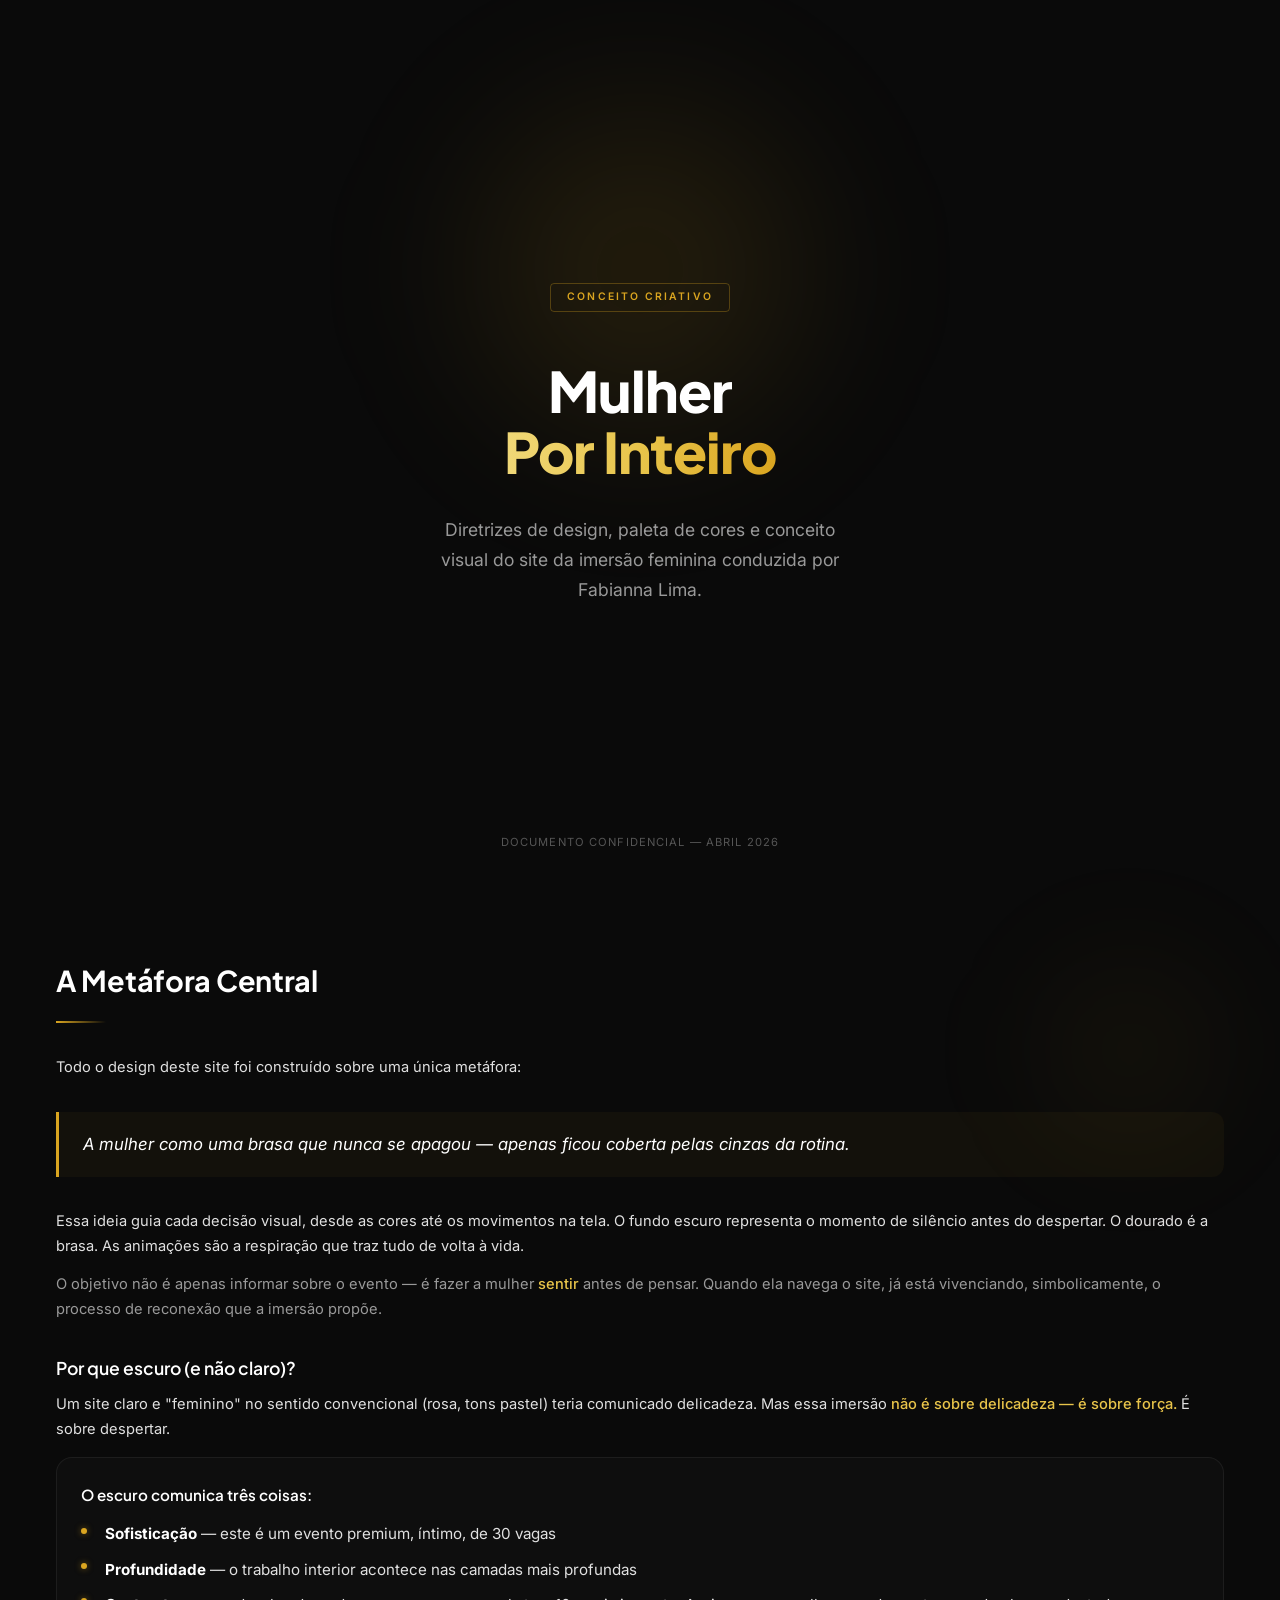
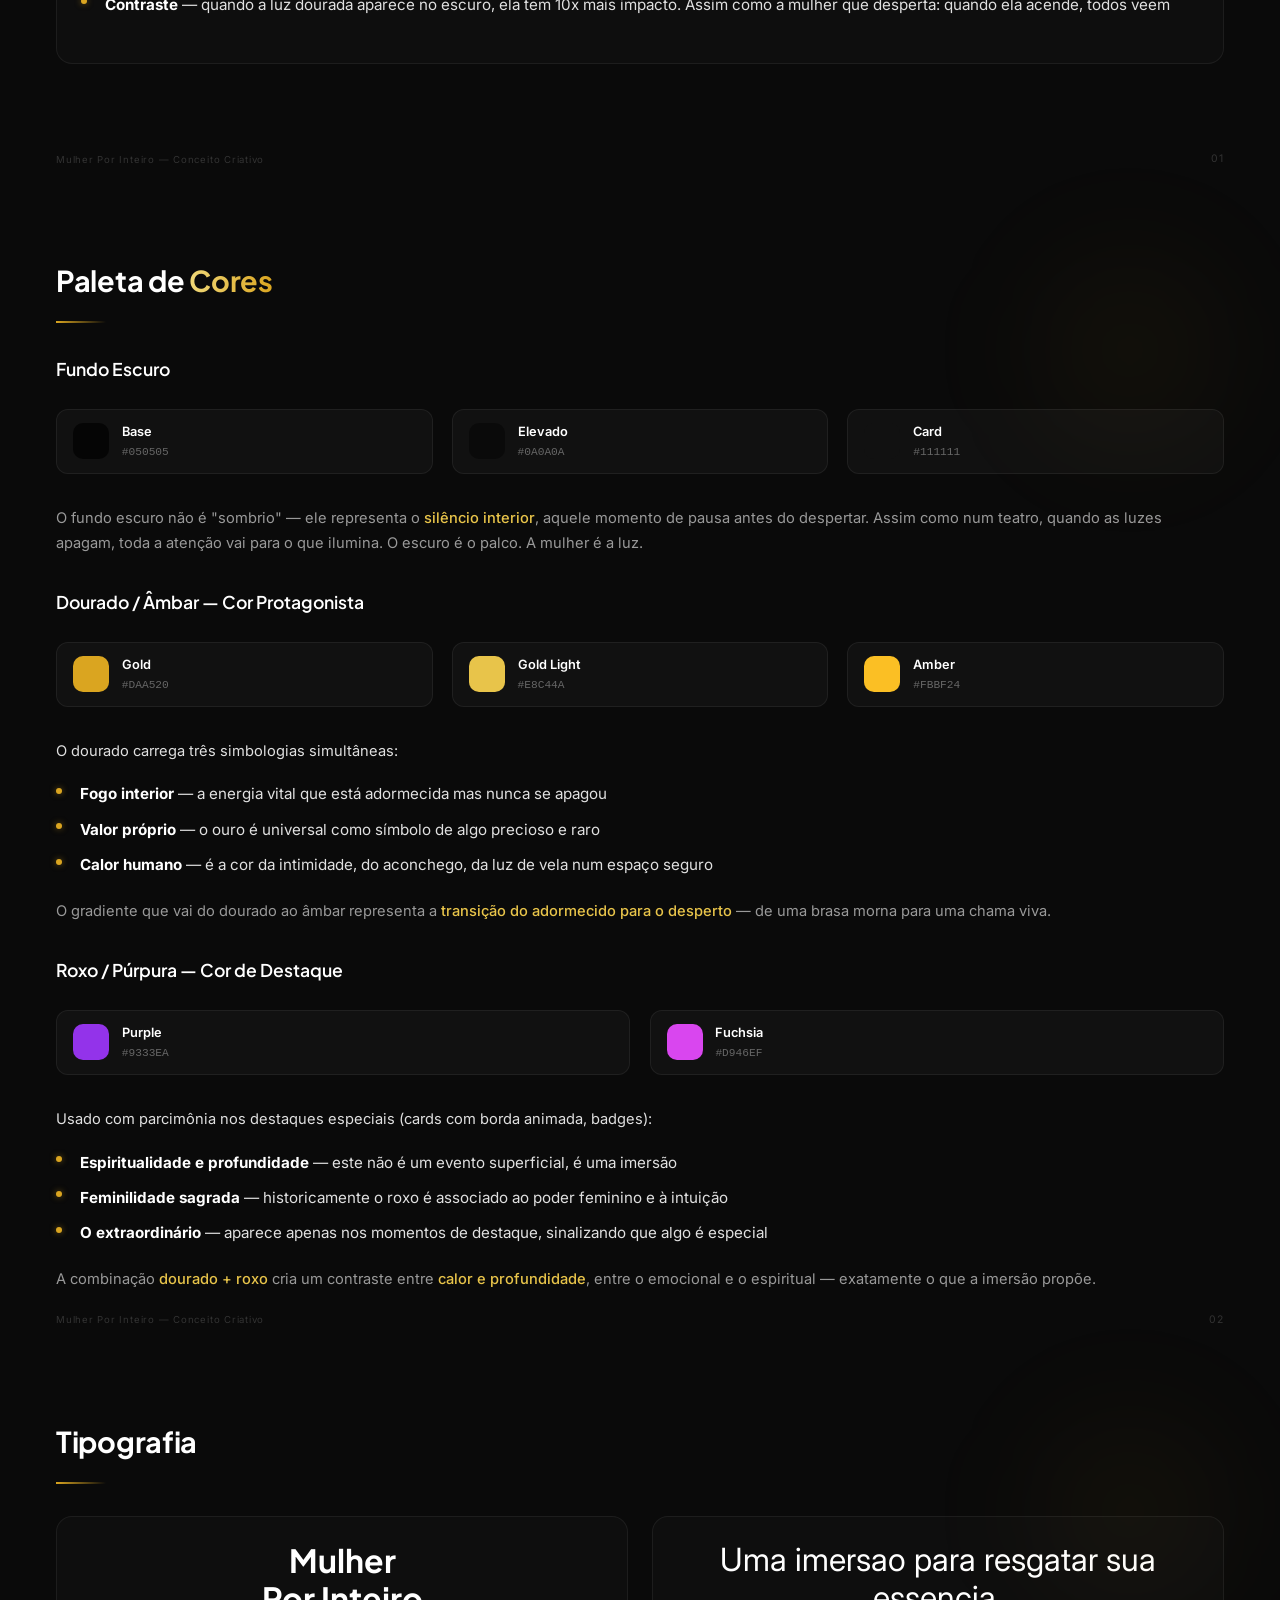
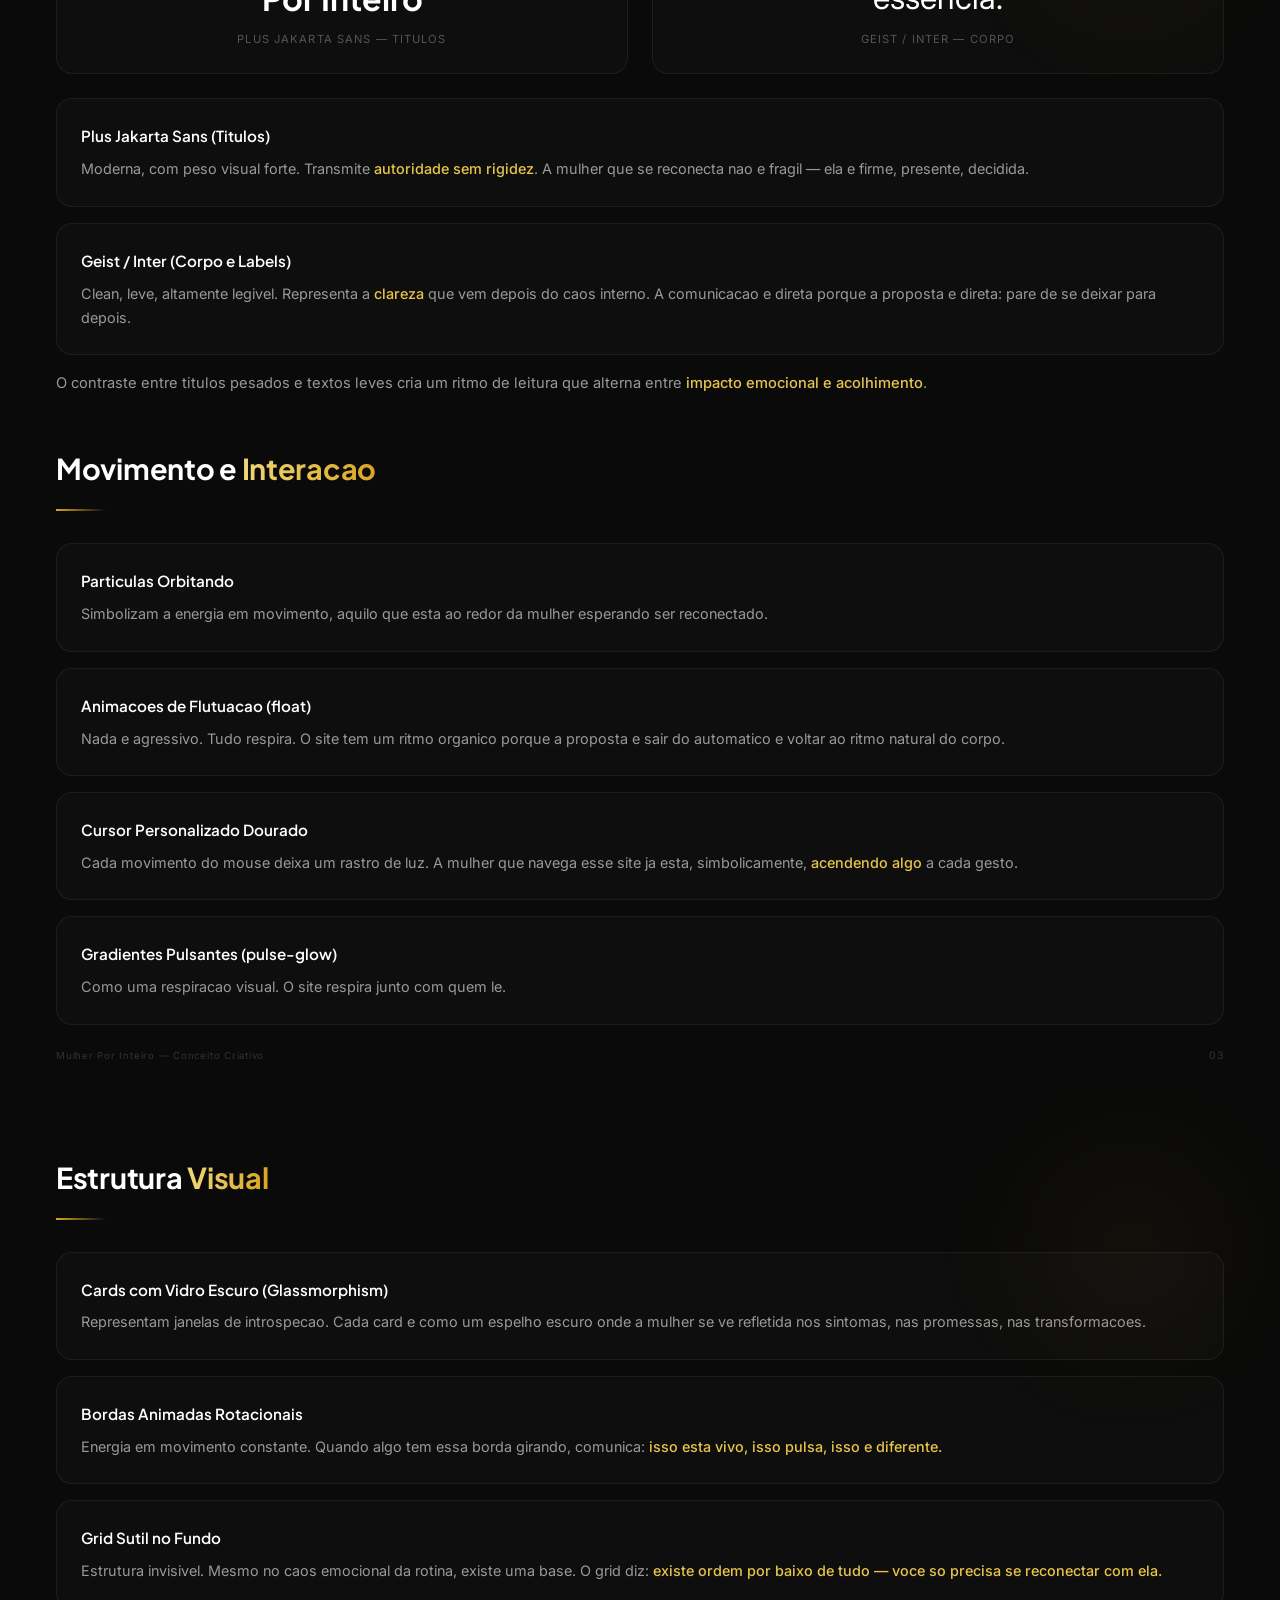
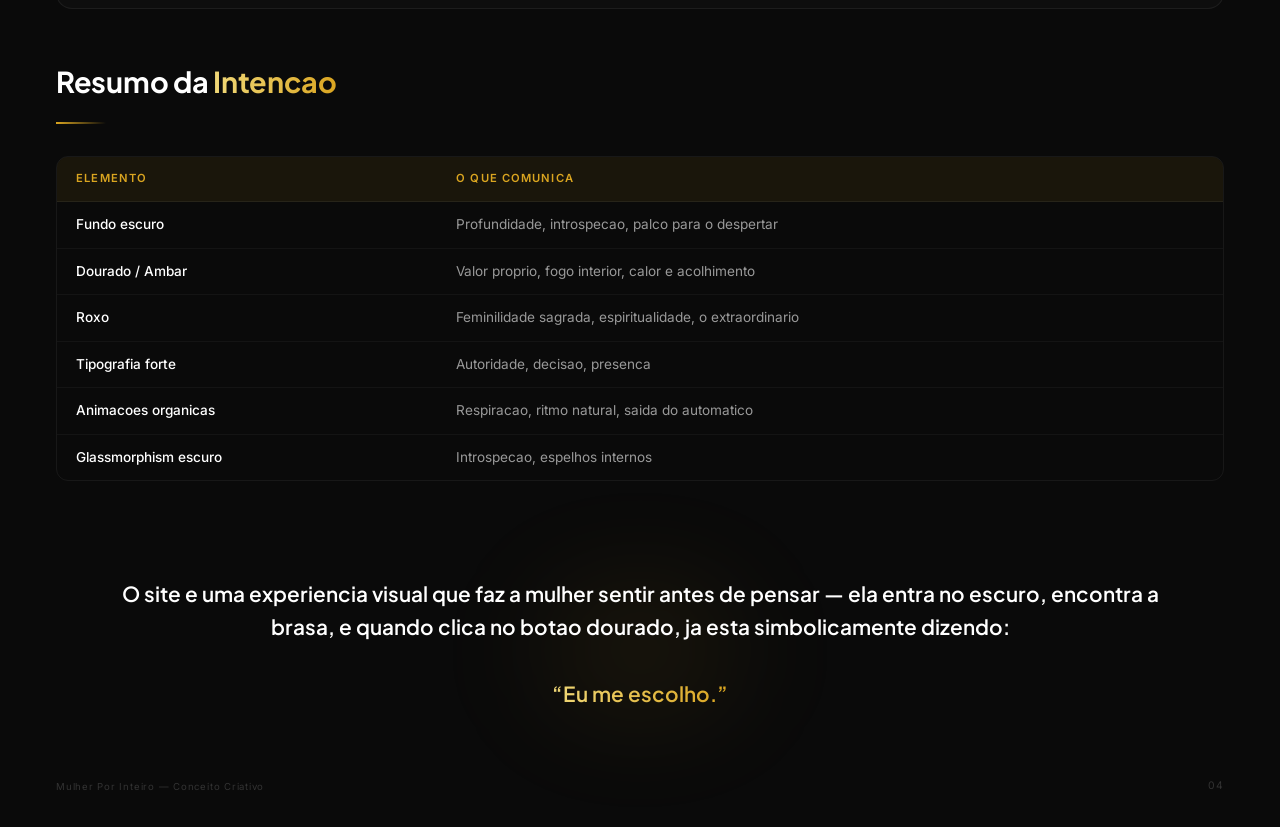
<file: docs/conceito-criativo.html>
<!DOCTYPE html>
<html lang="pt-BR">
<head>
  <meta charset="UTF-8">
  <title>Conceito Criativo — Mulher Por Inteiro</title>
  <style>
    @import url('https://fonts.googleapis.com/css2?family=Plus+Jakarta+Sans:wght@300;400;500;600;700;800&family=Inter:wght@300;400;500;600;700&display=swap');

    :root {
      --gold: #DAA520;
      --gold-light: #E8C44A;
      --purple: #9333EA;
      --bg: #0a0a0a;
      --card: #111111;
      --text: #e0e0e0;
      --text-dim: #999;
    }

    * { margin: 0; padding: 0; box-sizing: border-box; }

    @page {
      size: A4;
      margin: 0;
    }

    body {
      font-family: 'Inter', sans-serif;
      background: var(--bg);
      color: var(--text);
      line-height: 1.7;
      font-size: 11pt;
    }

    /* ---- COVER ---- */
    .cover {
      height: 100vh;
      display: flex;
      flex-direction: column;
      justify-content: center;
      align-items: center;
      text-align: center;
      padding: 4rem 3rem;
      position: relative;
      overflow: hidden;
      page-break-after: always;
    }

    .cover::before {
      content: '';
      position: absolute;
      top: 30%;
      left: 50%;
      transform: translate(-50%, -50%);
      width: 500px;
      height: 500px;
      background: radial-gradient(circle, rgba(218,165,32,0.15) 0%, transparent 70%);
      border-radius: 50%;
      filter: blur(60px);
    }

    .cover-label {
      font-size: 0.65rem;
      font-weight: 600;
      letter-spacing: 0.2em;
      text-transform: uppercase;
      color: var(--gold);
      border: 1px solid rgba(218,165,32,0.3);
      padding: 0.3rem 1rem;
      border-radius: 4px;
      margin-bottom: 3rem;
      position: relative;
    }

    .cover h1 {
      font-family: 'Plus Jakarta Sans', sans-serif;
      font-size: 3.5rem;
      font-weight: 800;
      letter-spacing: -0.02em;
      line-height: 1.1;
      color: white;
      margin-bottom: 0.5rem;
      position: relative;
    }

    .cover h1 span {
      background: linear-gradient(90deg, #F0D878, #E8C44A, #DAA520);
      -webkit-background-clip: text;
      background-clip: text;
      -webkit-text-fill-color: transparent;
    }

    .cover-subtitle {
      font-size: 1.1rem;
      color: var(--text-dim);
      max-width: 400px;
      margin-top: 1.5rem;
      position: relative;
    }

    .cover-footer {
      position: absolute;
      bottom: 3rem;
      font-size: 0.7rem;
      color: #555;
      letter-spacing: 0.1em;
      text-transform: uppercase;
    }

    /* ---- PAGES ---- */
    .page {
      padding: 3.5rem 3.5rem;
      page-break-before: always;
      min-height: 100vh;
      position: relative;
    }

    .page::before {
      content: '';
      position: absolute;
      top: 0;
      right: 0;
      width: 300px;
      height: 300px;
      background: radial-gradient(circle, rgba(218,165,32,0.06) 0%, transparent 70%);
      border-radius: 50%;
      filter: blur(50px);
      pointer-events: none;
    }

    h2 {
      font-family: 'Plus Jakarta Sans', sans-serif;
      font-size: 1.8rem;
      font-weight: 700;
      color: white;
      margin-bottom: 0.3rem;
      letter-spacing: -0.01em;
    }

    h2 .accent {
      background: linear-gradient(90deg, #F0D878, #DAA520);
      -webkit-background-clip: text;
      background-clip: text;
      -webkit-text-fill-color: transparent;
    }

    .section-line {
      width: 50px;
      height: 2px;
      background: linear-gradient(90deg, var(--gold), transparent);
      margin: 1rem 0 2rem;
    }

    h3 {
      font-family: 'Plus Jakarta Sans', sans-serif;
      font-size: 1.1rem;
      font-weight: 600;
      color: white;
      margin: 2rem 0 0.5rem;
    }

    p {
      margin-bottom: 0.8rem;
      color: var(--text);
    }

    .dim { color: var(--text-dim); }

    em.gold {
      font-style: normal;
      color: var(--gold-light);
      font-weight: 500;
    }

    em.purple {
      font-style: normal;
      color: #c084fc;
      font-weight: 500;
    }

    /* ---- COLOR SWATCHES ---- */
    .swatches {
      display: flex;
      gap: 1.2rem;
      margin: 1.5rem 0 2rem;
      flex-wrap: wrap;
    }

    .swatch {
      display: flex;
      align-items: center;
      gap: 0.8rem;
      background: rgba(255,255,255,0.03);
      border: 1px solid rgba(255,255,255,0.06);
      border-radius: 12px;
      padding: 0.7rem 1rem;
      flex: 1;
      min-width: 180px;
    }

    .swatch-circle {
      width: 36px;
      height: 36px;
      border-radius: 10px;
      flex-shrink: 0;
    }

    .swatch-info {
      display: flex;
      flex-direction: column;
    }

    .swatch-name {
      font-size: 0.8rem;
      font-weight: 600;
      color: white;
    }

    .swatch-hex {
      font-size: 0.7rem;
      color: #666;
      font-family: monospace;
    }

    /* ---- CARDS ---- */
    .concept-card {
      background: rgba(255,255,255,0.02);
      border: 1px solid rgba(255,255,255,0.06);
      border-radius: 16px;
      padding: 1.5rem;
      margin: 1rem 0;
    }

    .concept-card h4 {
      font-family: 'Plus Jakarta Sans', sans-serif;
      font-size: 0.95rem;
      font-weight: 600;
      color: white;
      margin-bottom: 0.5rem;
    }

    .concept-card p {
      font-size: 0.9rem;
      color: var(--text-dim);
      margin-bottom: 0;
    }

    /* ---- TABLE ---- */
    .summary-table {
      width: 100%;
      border-collapse: separate;
      border-spacing: 0;
      margin: 1.5rem 0;
      border-radius: 12px;
      overflow: hidden;
      border: 1px solid rgba(255,255,255,0.06);
    }

    .summary-table th {
      background: rgba(218,165,32,0.08);
      color: var(--gold);
      font-size: 0.7rem;
      font-weight: 600;
      letter-spacing: 0.1em;
      text-transform: uppercase;
      padding: 0.8rem 1.2rem;
      text-align: left;
      border-bottom: 1px solid rgba(255,255,255,0.06);
    }

    .summary-table td {
      padding: 0.7rem 1.2rem;
      font-size: 0.85rem;
      border-bottom: 1px solid rgba(255,255,255,0.04);
    }

    .summary-table tr:last-child td {
      border-bottom: none;
    }

    .summary-table td:first-child {
      color: white;
      font-weight: 500;
    }

    .summary-table td:last-child {
      color: var(--text-dim);
    }

    /* ---- QUOTE ---- */
    .quote-block {
      border-left: 3px solid var(--gold);
      padding: 1.2rem 1.5rem;
      margin: 2rem 0;
      background: rgba(218,165,32,0.04);
      border-radius: 0 12px 12px 0;
    }

    .quote-block p {
      font-size: 1.05rem;
      font-style: italic;
      color: white;
      margin: 0;
      line-height: 1.6;
    }

    /* ---- BULLET LIST ---- */
    .symbol-list {
      list-style: none;
      padding: 0;
      margin: 0.5rem 0 1rem;
    }

    .symbol-list li {
      padding: 0.3rem 0 0.3rem 1.5rem;
      position: relative;
      color: var(--text);
      font-size: 0.95rem;
    }

    .symbol-list li::before {
      content: '';
      position: absolute;
      left: 0;
      top: 0.7rem;
      width: 6px;
      height: 6px;
      border-radius: 50%;
      background: var(--gold);
      box-shadow: 0 0 6px rgba(218,165,32,0.5);
    }

    /* ---- FONT PREVIEW ---- */
    .font-preview {
      display: flex;
      gap: 1.5rem;
      margin: 1.5rem 0;
    }

    .font-card {
      flex: 1;
      background: rgba(255,255,255,0.02);
      border: 1px solid rgba(255,255,255,0.06);
      border-radius: 16px;
      padding: 1.5rem;
      text-align: center;
    }

    .font-card .sample {
      font-size: 2rem;
      color: white;
      margin-bottom: 0.8rem;
      line-height: 1.2;
    }

    .font-card .sample.jakarta {
      font-family: 'Plus Jakarta Sans', sans-serif;
      font-weight: 700;
    }

    .font-card .sample.geist {
      font-family: 'Inter', sans-serif;
      font-weight: 400;
    }

    .font-card .meta {
      font-size: 0.7rem;
      color: #555;
      text-transform: uppercase;
      letter-spacing: 0.1em;
    }

    /* ---- CLOSING ---- */
    .closing-phrase {
      text-align: center;
      margin-top: 3rem;
      padding: 3rem 2rem;
      position: relative;
    }

    .closing-phrase::before {
      content: '';
      position: absolute;
      top: 50%;
      left: 50%;
      transform: translate(-50%, -50%);
      width: 400px;
      height: 200px;
      background: radial-gradient(circle, rgba(218,165,32,0.08) 0%, transparent 70%);
      border-radius: 50%;
      filter: blur(40px);
    }

    .closing-phrase p {
      font-family: 'Plus Jakarta Sans', sans-serif;
      font-size: 1.3rem;
      font-weight: 600;
      color: white;
      line-height: 1.6;
      position: relative;
    }

    .closing-phrase .gold-text {
      background: linear-gradient(90deg, #F0D878, #DAA520);
      -webkit-background-clip: text;
      background-clip: text;
      -webkit-text-fill-color: transparent;
    }

    .page-number {
      position: absolute;
      bottom: 2rem;
      right: 3.5rem;
      font-size: 0.65rem;
      color: #333;
      letter-spacing: 0.1em;
    }

    .watermark {
      position: absolute;
      bottom: 2rem;
      left: 3.5rem;
      font-size: 0.6rem;
      color: #333;
      letter-spacing: 0.08em;
    }
  </style>
</head>
<body>

  <!-- ==================== COVER ==================== -->
  <div class="cover">
    <div class="cover-label">Conceito Criativo</div>
    <h1>Mulher<br><span>Por Inteiro</span></h1>
    <p class="cover-subtitle">Diretrizes de design, paleta de cores e conceito visual do site da imersão feminina conduzida por Fabianna Lima.</p>
    <div class="cover-footer">Documento confidencial &mdash; Abril 2026</div>
  </div>

  <!-- ==================== PAGE 1: METÁFORA ==================== -->
  <div class="page">
    <h2>A Metáfora Central</h2>
    <div class="section-line"></div>

    <p>Todo o design deste site foi construído sobre uma única metáfora:</p>

    <div class="quote-block">
      <p>A mulher como uma brasa que nunca se apagou &mdash; apenas ficou coberta pelas cinzas da rotina.</p>
    </div>

    <p>Essa ideia guia cada decisão visual, desde as cores até os movimentos na tela. O fundo escuro representa o momento de silêncio antes do despertar. O dourado é a brasa. As animações são a respiração que traz tudo de volta à vida.</p>

    <p class="dim">O objetivo não é apenas informar sobre o evento &mdash; é fazer a mulher <em class="gold">sentir</em> antes de pensar. Quando ela navega o site, já está vivenciando, simbolicamente, o processo de reconexão que a imersão propõe.</p>

    <h3>Por que escuro (e não claro)?</h3>

    <p>Um site claro e "feminino" no sentido convencional (rosa, tons pastel) teria comunicado delicadeza. Mas essa imersão <em class="gold">não é sobre delicadeza &mdash; é sobre força.</em> É sobre despertar.</p>

    <div class="concept-card">
      <h4>O escuro comunica três coisas:</h4>
      <ul class="symbol-list">
        <li><strong style="color: white;">Sofisticação</strong> &mdash; este é um evento premium, íntimo, de 30 vagas</li>
        <li><strong style="color: white;">Profundidade</strong> &mdash; o trabalho interior acontece nas camadas mais profundas</li>
        <li><strong style="color: white;">Contraste</strong> &mdash; quando a luz dourada aparece no escuro, ela tem 10x mais impacto. Assim como a mulher que desperta: quando ela acende, todos veem</li>
      </ul>
    </div>

    <div class="watermark">Mulher Por Inteiro &mdash; Conceito Criativo</div>
    <div class="page-number">01</div>
  </div>

  <!-- ==================== PAGE 2: PALETA ==================== -->
  <div class="page">
    <h2>Paleta de <span class="accent">Cores</span></h2>
    <div class="section-line"></div>

    <!-- Escuro -->
    <h3>Fundo Escuro</h3>
    <div class="swatches">
      <div class="swatch">
        <div class="swatch-circle" style="background: #050505;"></div>
        <div class="swatch-info">
          <span class="swatch-name">Base</span>
          <span class="swatch-hex">#050505</span>
        </div>
      </div>
      <div class="swatch">
        <div class="swatch-circle" style="background: #0a0a0a;"></div>
        <div class="swatch-info">
          <span class="swatch-name">Elevado</span>
          <span class="swatch-hex">#0A0A0A</span>
        </div>
      </div>
      <div class="swatch">
        <div class="swatch-circle" style="background: #111111;"></div>
        <div class="swatch-info">
          <span class="swatch-name">Card</span>
          <span class="swatch-hex">#111111</span>
        </div>
      </div>
    </div>
    <p class="dim">O fundo escuro não é "sombrio" &mdash; ele representa o <em class="gold">silêncio interior</em>, aquele momento de pausa antes do despertar. Assim como num teatro, quando as luzes apagam, toda a atenção vai para o que ilumina. O escuro é o palco. A mulher é a luz.</p>

    <!-- Dourado -->
    <h3>Dourado / Âmbar &mdash; Cor Protagonista</h3>
    <div class="swatches">
      <div class="swatch">
        <div class="swatch-circle" style="background: #DAA520;"></div>
        <div class="swatch-info">
          <span class="swatch-name">Gold</span>
          <span class="swatch-hex">#DAA520</span>
        </div>
      </div>
      <div class="swatch">
        <div class="swatch-circle" style="background: #E8C44A;"></div>
        <div class="swatch-info">
          <span class="swatch-name">Gold Light</span>
          <span class="swatch-hex">#E8C44A</span>
        </div>
      </div>
      <div class="swatch">
        <div class="swatch-circle" style="background: #FBBF24;"></div>
        <div class="swatch-info">
          <span class="swatch-name">Amber</span>
          <span class="swatch-hex">#FBBF24</span>
        </div>
      </div>
    </div>
    <p>O dourado carrega três simbologias simultâneas:</p>
    <ul class="symbol-list">
      <li><strong style="color: white;">Fogo interior</strong> &mdash; a energia vital que está adormecida mas nunca se apagou</li>
      <li><strong style="color: white;">Valor próprio</strong> &mdash; o ouro é universal como símbolo de algo precioso e raro</li>
      <li><strong style="color: white;">Calor humano</strong> &mdash; é a cor da intimidade, do aconchego, da luz de vela num espaço seguro</li>
    </ul>
    <p class="dim">O gradiente que vai do dourado ao âmbar representa a <em class="gold">transição do adormecido para o desperto</em> &mdash; de uma brasa morna para uma chama viva.</p>

    <!-- Roxo -->
    <h3>Roxo / Púrpura &mdash; Cor de Destaque</h3>
    <div class="swatches">
      <div class="swatch">
        <div class="swatch-circle" style="background: #9333EA;"></div>
        <div class="swatch-info">
          <span class="swatch-name">Purple</span>
          <span class="swatch-hex">#9333EA</span>
        </div>
      </div>
      <div class="swatch">
        <div class="swatch-circle" style="background: #D946EF;"></div>
        <div class="swatch-info">
          <span class="swatch-name">Fuchsia</span>
          <span class="swatch-hex">#D946EF</span>
        </div>
      </div>
    </div>
    <p>Usado com parcimônia nos destaques especiais (cards com borda animada, badges):</p>
    <ul class="symbol-list">
      <li><strong style="color: white;">Espiritualidade e profundidade</strong> &mdash; este não é um evento superficial, é uma imersão</li>
      <li><strong style="color: white;">Feminilidade sagrada</strong> &mdash; historicamente o roxo é associado ao poder feminino e à intuição</li>
      <li><strong style="color: white;">O extraordinário</strong> &mdash; aparece apenas nos momentos de destaque, sinalizando que algo é especial</li>
    </ul>
    <p class="dim">A combinação <em class="gold">dourado + roxo</em> cria um contraste entre <em class="gold">calor e profundidade</em>, entre o emocional e o espiritual &mdash; exatamente o que a imersão propõe.</p>

    <div class="watermark">Mulher Por Inteiro &mdash; Conceito Criativo</div>
    <div class="page-number">02</div>
  </div>

  <!-- ==================== PAGE 3: TIPOGRAFIA ==================== -->
  <div class="page">
    <h2>Tipografia</h2>
    <div class="section-line"></div>

    <div class="font-preview">
      <div class="font-card">
        <div class="sample jakarta">Mulher<br>Por Inteiro</div>
        <div class="meta">Plus Jakarta Sans &mdash; Titulos</div>
      </div>
      <div class="font-card">
        <div class="sample geist">Uma imersao para resgatar sua essencia.</div>
        <div class="meta">Geist / Inter &mdash; Corpo</div>
      </div>
    </div>

    <div class="concept-card">
      <h4>Plus Jakarta Sans (Titulos)</h4>
      <p>Moderna, com peso visual forte. Transmite <em class="gold">autoridade sem rigidez</em>. A mulher que se reconecta nao e fragil &mdash; ela e firme, presente, decidida.</p>
    </div>

    <div class="concept-card">
      <h4>Geist / Inter (Corpo e Labels)</h4>
      <p>Clean, leve, altamente legivel. Representa a <em class="gold">clareza</em> que vem depois do caos interno. A comunicacao e direta porque a proposta e direta: pare de se deixar para depois.</p>
    </div>

    <p class="dim">O contraste entre titulos pesados e textos leves cria um ritmo de leitura que alterna entre <em class="gold">impacto emocional e acolhimento</em>.</p>

    <h2 style="margin-top: 3rem;">Movimento e <span class="accent">Interacao</span></h2>
    <div class="section-line"></div>

    <div class="concept-card">
      <h4>Particulas Orbitando</h4>
      <p>Simbolizam a energia em movimento, aquilo que esta ao redor da mulher esperando ser reconectado.</p>
    </div>

    <div class="concept-card">
      <h4>Animacoes de Flutuacao (float)</h4>
      <p>Nada e agressivo. Tudo respira. O site tem um ritmo organico porque a proposta e sair do automatico e voltar ao ritmo natural do corpo.</p>
    </div>

    <div class="concept-card">
      <h4>Cursor Personalizado Dourado</h4>
      <p>Cada movimento do mouse deixa um rastro de luz. A mulher que navega esse site ja esta, simbolicamente, <em class="gold">acendendo algo</em> a cada gesto.</p>
    </div>

    <div class="concept-card">
      <h4>Gradientes Pulsantes (pulse-glow)</h4>
      <p>Como uma respiracao visual. O site respira junto com quem le.</p>
    </div>

    <div class="watermark">Mulher Por Inteiro &mdash; Conceito Criativo</div>
    <div class="page-number">03</div>
  </div>

  <!-- ==================== PAGE 4: ESTRUTURA + RESUMO ==================== -->
  <div class="page">
    <h2>Estrutura <span class="accent">Visual</span></h2>
    <div class="section-line"></div>

    <div class="concept-card">
      <h4>Cards com Vidro Escuro (Glassmorphism)</h4>
      <p>Representam janelas de introspecao. Cada card e como um espelho escuro onde a mulher se ve refletida nos sintomas, nas promessas, nas transformacoes.</p>
    </div>

    <div class="concept-card">
      <h4>Bordas Animadas Rotacionais</h4>
      <p>Energia em movimento constante. Quando algo tem essa borda girando, comunica: <em class="gold">isso esta vivo, isso pulsa, isso e diferente.</em></p>
    </div>

    <div class="concept-card">
      <h4>Grid Sutil no Fundo</h4>
      <p>Estrutura invisivel. Mesmo no caos emocional da rotina, existe uma base. O grid diz: <em class="gold">existe ordem por baixo de tudo &mdash; voce so precisa se reconectar com ela.</em></p>
    </div>

    <h2 style="margin-top: 3rem;">Resumo da <span class="accent">Intencao</span></h2>
    <div class="section-line"></div>

    <table class="summary-table">
      <thead>
        <tr>
          <th>Elemento</th>
          <th>O que comunica</th>
        </tr>
      </thead>
      <tbody>
        <tr>
          <td>Fundo escuro</td>
          <td>Profundidade, introspecao, palco para o despertar</td>
        </tr>
        <tr>
          <td>Dourado / Ambar</td>
          <td>Valor proprio, fogo interior, calor e acolhimento</td>
        </tr>
        <tr>
          <td>Roxo</td>
          <td>Feminilidade sagrada, espiritualidade, o extraordinario</td>
        </tr>
        <tr>
          <td>Tipografia forte</td>
          <td>Autoridade, decisao, presenca</td>
        </tr>
        <tr>
          <td>Animacoes organicas</td>
          <td>Respiracao, ritmo natural, saida do automatico</td>
        </tr>
        <tr>
          <td>Glassmorphism escuro</td>
          <td>Introspecao, espelhos internos</td>
        </tr>
      </tbody>
    </table>

    <div class="closing-phrase">
      <p>O site e uma experiencia visual que faz a mulher sentir antes de pensar &mdash; ela entra no escuro, encontra a brasa, e quando clica no botao dourado, ja esta simbolicamente dizendo:<br><br><span class="gold-text">&ldquo;Eu me escolho.&rdquo;</span></p>
    </div>

    <div class="watermark">Mulher Por Inteiro &mdash; Conceito Criativo</div>
    <div class="page-number">04</div>
  </div>

</body>
</html>
</file>
